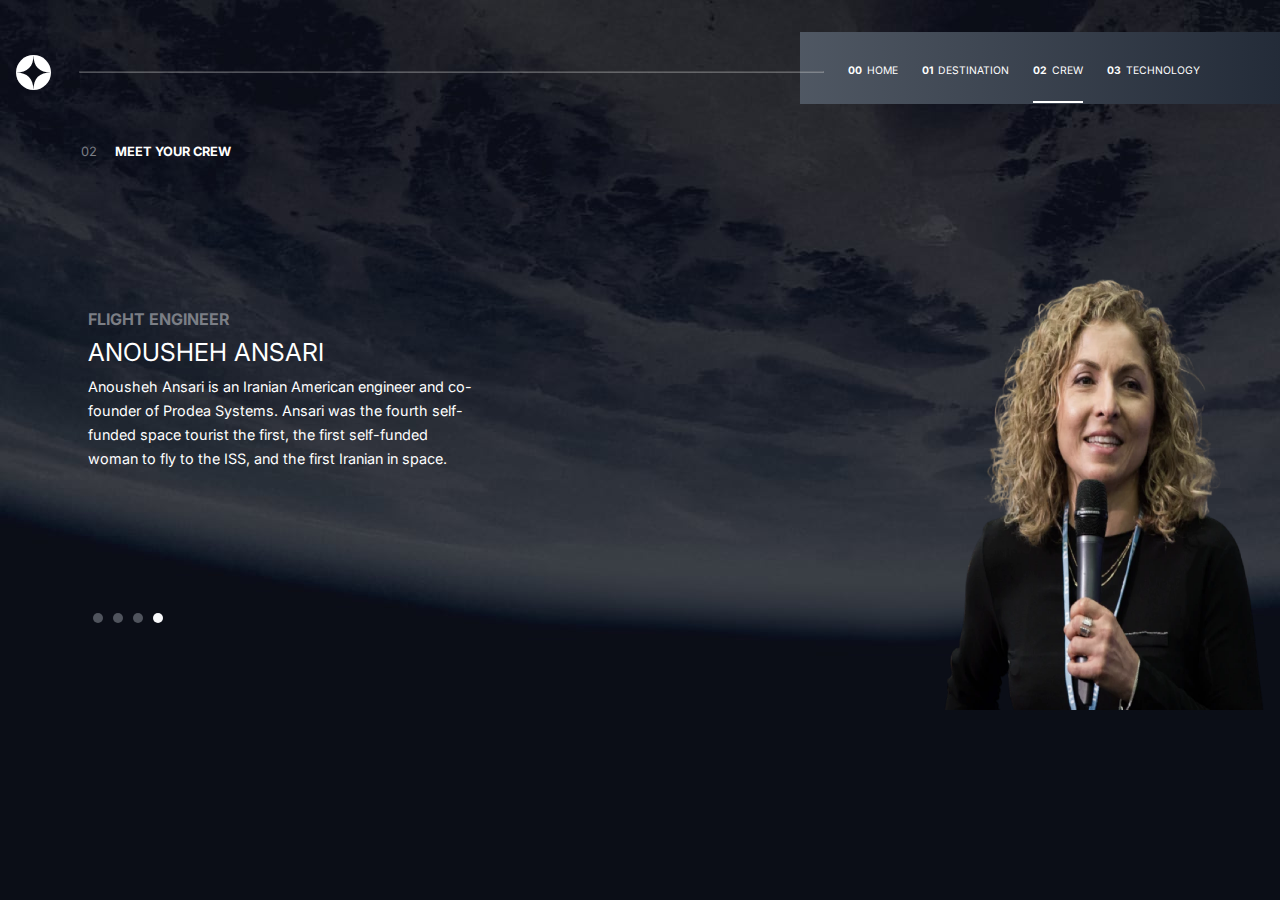
<file: Crew/index.html>
<!DOCTYPE html>
<html lang="en">
  <head>
    <meta charset="UTF-8" />
    <meta http-equiv="X-UA-Compatible" content="IE=edge" />
    <meta
      name="viewport"
      content="width=device-width, initial-scale=1.0"
    />
    <title>Crew</title>
    <link rel="stylesheet" href="/Crew/css/styling.css" />
    <link
      rel="preconnect"
      href="https://fonts.googleapis.com"
    />
    <link
      rel="preconnect"
      href="https://fonts.gstatic.com"
      crossorigin
    />
    <link
      href="https://fonts.googleapis.com/css2?family=Inter:wght@100;200;300;400;500;600;700&display=swap"
      rel="stylesheet"
    />
  </head>
  <body>
    <!-- Header -->
    <header>
      <img
        src="/Images/logo.svg"
        alt="star-like logo"
        class="logo"
        width="35px"
        height="35px"
        class="logo"
      />
      <section class="links-wrapper">
        <hr />
        <nav class="menuToggle">
          <img
            src="/Images/icon-hamburger.svg"
            width="30px"
            alt="open hamburger"
            height="30px"
            class="hamburger"
          />
          <img
            src="/Images/icon-close.svg"
            alt="close hamburger"
            width="30px"
            height="30px"
            class="icon-close"
          />

          <ul>
            <li>
              <a href="/index.html"
                ><span class="sn">00</span> HOME</a
              >
            </li>
            <li>
              <a href="/Inner destination/index.html"
                ><span class="sn">01</span> DESTINATION</a
              >
            </li>
            <li>
              <a href="" class="crew-link"
                ><span class="sn">02</span> CREW</a
              >
            </li>
            <li>
              <a href="/Technology/index.html"
                ><span class="sn">03</span> TECHNOLOGY</a
              >
            </li>
          </ul>
        </nav>
      </section>
    </header>
    <section class="header-text">
      <span class="alt-text-1">02</span
      ><span class="alt-text-2">MEET YOUR CREW</span>
    </section>
    <!-- End of Header -->

    <!-- Main Content -->
    <main>
      <figure>
        <img
          src="/Images/image-anousheh-ansari.png"
          class="crew-image-1"
        />
        <section class="slider">
          <button class="slider-toggle toggle-1"></button
          ><button class="slider-toggle toggle-2"></button>
          <button class="slider-toggle toggle-3"></button
          ><button class="slider-toggle toggle-4"></button>
        </section>
      </figure>
      <article>
        <h4 class="crew-title">FLIGHT ENGINEER</h4>
        <h3 class="crew-name">ANOUSHEH ANSARI</h3>
        <p class="crew-text">
          Anousheh Ansari is an Iranian American engineer
          and co-founder of Prodea Systems. Ansari was the
          fourth self-funded space tourist the first, the
          first self-funded woman to fly to the ISS, and the
          first Iranian in space.
        </p>
      </article>
    </main>
    <!-- ENd of Main Content -->

    <script>
      let hamburger = document.querySelector(".hamburger");
      let iconClose = document.querySelector(".icon-close");

      let menuToggle =
        document.querySelector(".menuToggle");

      menuToggle.addEventListener("click", function () {
        menuToggle.classList.toggle("active");
      });

      document.body.onclick = function (e) {
        if (
          e.target != hamburger &&
          e.target != iconClose
        ) {
          menuToggle.classList.remove("active");
        }
      };

      let images = [
        "/Images/image-douglas-hurley.png",
        "/Images/image-mark-shuttleworth.png",
        "/Images/image-victor-glover.png",
        "/Images/image-anousheh-ansari.png",
      ];

      let toggleButtons = document.querySelectorAll(
        ".slider-toggle"
      );

      let crewImage =
        document.querySelector(".crew-image-1");
      let crewText = document.querySelector(".crew-text");
      let crewTitle = document.querySelector(".crew-title");
      let crewName = document.querySelector(".crew-name");

      toggleButtons.forEach((item) => {
        item.addEventListener("click", function (e) {
          if (e.target.className.endsWith("toggle-1")) {
            crewImage.src = images[0];
            crewImage.style.width = "14rem";
            crewImage.style.height = "16rem";

            crewText.innerHTML =
              "Meet your crew Commander Douglas Hurley Douglas Gerald Hurley is an American engineer, former Marine Corps pilot and former NASA astronaut. He launched into space for the third time as commander of Crew Dragon Demo-2";
            crewTitle.textContent = "COMMANDER";
            crewName.textContent = "DOUGLAS HURLEY GERALD";
            item.style.backgroundColor = "#fff";
            toggleButtons[3].style.backgroundColor =
              "#50545d";

            toggleButtons[1].style.backgroundColor =
              "#50545d";

            toggleButtons[2].style.backgroundColor =
              "#50545d";
          }

          if (e.target.className.endsWith("toggle-2")) {
            crewImage.src = images[1];
            crewImage.style.width = "14rem";
            crewImage.style.height = "16rem";

            crewText.innerHTML =
              "Meet your crew Mission Specialist Mark Shuttleworth Mark Richard Shuttleworth is the founder and CEO of Canonical, the company behind the Linux-based Ubuntu operating system. Shuttleworth became the first South African to travel to space as a space tourist.";
            crewTitle.textContent = "MISSION SPECIALIST";
            crewName.textContent = "MARK SHUTTLEWORTH";
            item.style.backgroundColor = "#fff";
            toggleButtons[3].style.backgroundColor =
              "#50545d";

            toggleButtons[2].style.backgroundColor =
              "#50545d";

            toggleButtons[0].style.backgroundColor =
              "#50545d";
          }
          if (e.target.className.endsWith("toggle-3")) {
            crewImage.src = images[2];
            crewImage.style.width = "14rem";
            crewImage.style.height = "16rem";

            crewText.innerHTML =
              "Meet your crew Pilot Victor Glover Pilot on the first operational flight of the SpaceX Crew Dragon to the International Space Station. Glover is a commander in the U.S. Navy where he pilots an F/A-18. He was a crew member of Expedition 64, and served as a station systems flight engineer.";
            crewTitle.textContent = "CREW PILOT";
            crewName.textContent = "VICTOR GLOVER";
            item.style.backgroundColor = "#fff";

            toggleButtons[3].style.backgroundColor =
              "#50545d";

            toggleButtons[1].style.backgroundColor =
              "#50545d";

            toggleButtons[0].style.backgroundColor =
              "#50545d";
          }
          if (e.target.className.endsWith("toggle-4")) {
            crewImage.src = images[3];
            crewImage.style.width = "14rem";
            crewImage.style.height = "16rem";

            crewText.innerHTML =
              "Anousheh Ansari is an Iranian American engineer and co-founder of Prodea Systems. Ansari was the fourth self-funded space tourist the first, the first self-funded woman to fly to the ISS, and the first Iranian in space.";
            crewTitle.textContent = "FLIGHT ENGINEER";
            crewName.textContent = "ANOUSHEH ANSARI";
            item.style.backgroundColor = "#fff";
            toggleButtons[2].style.backgroundColor =
              "#50545d";

            toggleButtons[1].style.backgroundColor =
              "#50545d";

            toggleButtons[0].style.backgroundColor =
              "#50545d";
          }
        });
      });

      let newImages = [
        "/Images/image-anousheh-ansari.webp",
        "/Images/image-douglas-hurley.webp",
        "/Images/image-mark-shuttleworth.webp",
        "/Images/image-victor-glover.webp",
      ];

      function imgEdit(mediaX) {
        if (mediaX.matches) {
          crewImage.src = newImages[0];

          toggleButtons.forEach((item) => {
            item.addEventListener("click", function (e) {
              if (e.target.className.endsWith("toggle-1")) {
                crewImage.src = newImages[1];
                crewImage.style.width = "20rem";
                crewImage.style.height = "27rem";

                crewText.innerHTML =
                  "Meet your crew Commander Douglas Hurley Douglas Gerald Hurley is an American engineer, former Marine Corps pilot and former NASA astronaut. He launched into space for the third time as commander of Crew Dragon Demo-2";
                crewTitle.textContent = "COMMANDER";
                crewName.textContent =
                  "DOUGLAS HURLEY GERALD";
                item.style.backgroundColor = "#fff";
                toggleButtons[3].style.backgroundColor =
                  "#50545d";

                toggleButtons[1].style.backgroundColor =
                  "#50545d";

                toggleButtons[2].style.backgroundColor =
                  "#50545d";
              }

              if (e.target.className.endsWith("toggle-2")) {
                crewImage.src = newImages[2];
                crewImage.style.width = "20rem";
                crewImage.style.height = "27rem";

                crewText.innerHTML =
                  "Meet your crew Mission Specialist Mark Shuttleworth Mark Richard Shuttleworth is the founder and CEO of Canonical, the company behind the Linux-based Ubuntu operating system. Shuttleworth became the first South African to travel to space as a space tourist.";
                crewTitle.textContent =
                  "MISSION SPECIALIST";
                crewName.textContent = "MARK SHUTTLEWORTH";
                item.style.backgroundColor = "#fff";
                toggleButtons[3].style.backgroundColor =
                  "#50545d";

                toggleButtons[2].style.backgroundColor =
                  "#50545d";

                toggleButtons[0].style.backgroundColor =
                  "#50545d";
              }
              if (e.target.className.endsWith("toggle-3")) {
                crewImage.src = newImages[3];
                crewImage.style.width = "20rem";
                crewImage.style.height = "27rem";

                crewText.innerHTML =
                  "Meet your crew Pilot Victor Glover Pilot on the first operational flight of the SpaceX Crew Dragon to the International Space Station. Glover is a commander in the U.S. Navy where he pilots an F/A-18. He was a crew member of Expedition 64, and served as a station systems flight engineer.";
                crewTitle.textContent = "CREW PILOT";
                crewName.textContent = "VICTOR GLOVER";
                item.style.backgroundColor = "#fff";

                toggleButtons[3].style.backgroundColor =
                  "#50545d";

                toggleButtons[1].style.backgroundColor =
                  "#50545d";

                toggleButtons[0].style.backgroundColor =
                  "#50545d";
              }
              if (e.target.className.endsWith("toggle-4")) {
                crewImage.src = newImages[0];
                crewImage.style.width = "20rem";
                crewImage.style.height = "27rem";

                crewText.innerHTML =
                  "Anousheh Ansari is an Iranian American engineer and co-founder of Prodea Systems. Ansari was the fourth self-funded space tourist the first, the first self-funded woman to fly to the ISS, and the first Iranian in space.";
                crewTitle.textContent = "FLIGHT ENGINEER";
                crewName.textContent = "ANOUSHEH ANSARI";
                item.style.backgroundColor = "#fff";
                toggleButtons[2].style.backgroundColor =
                  "#50545d";

                toggleButtons[1].style.backgroundColor =
                  "#50545d";

                toggleButtons[0].style.backgroundColor =
                  "#50545d";
              }
            });
          });
        }
      }

      let mediaX = window.matchMedia("(min-width:767px)");

      imgEdit(mediaX);
    </script>
  </body>
</html>
</file>
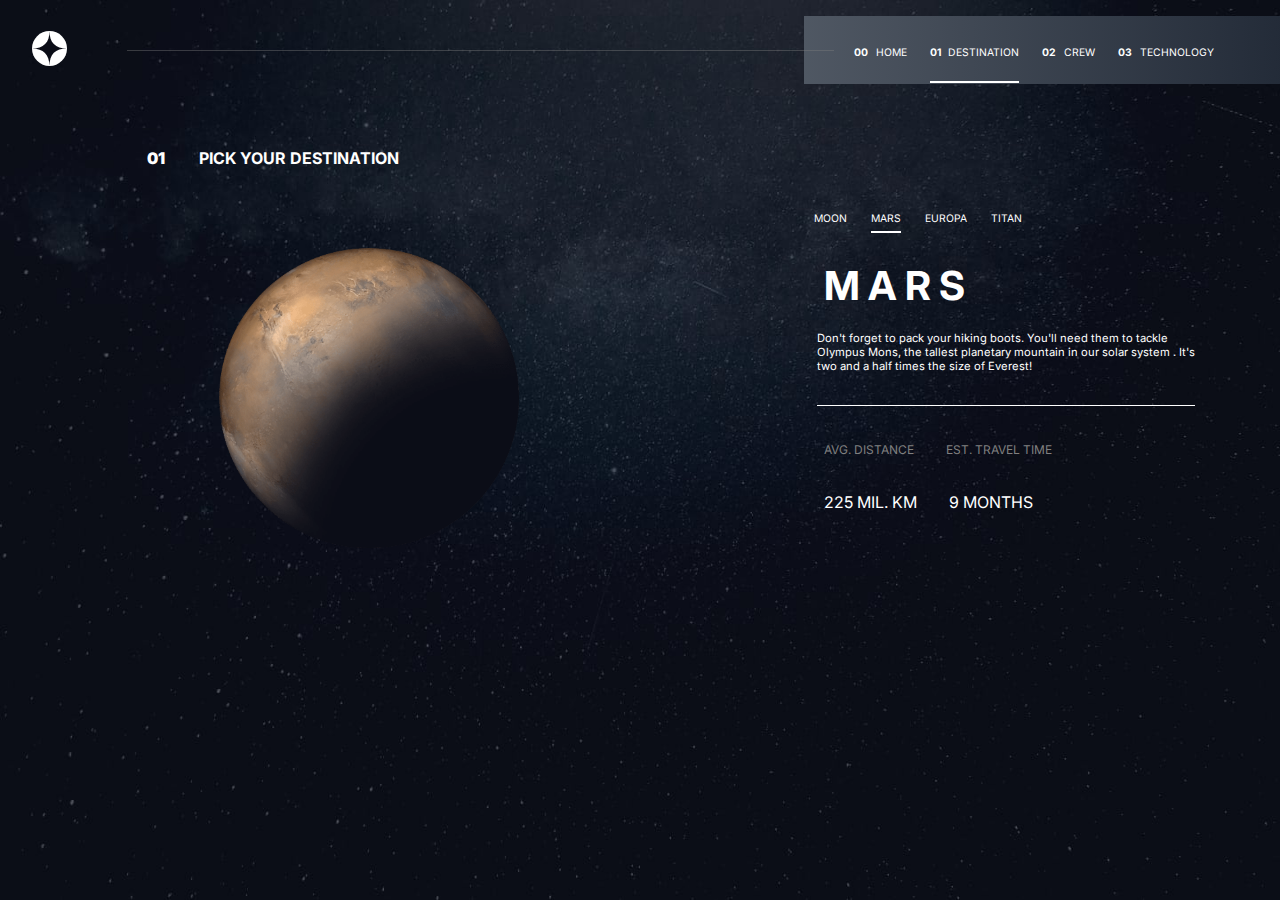
<file: Inner destination/index.html>
<!DOCTYPE html>
<html lang="en">
  <head>
    <meta charset="UTF-8" />
    <meta http-equiv="X-UA-Compatible" content="IE=edge" />
    <meta name="viewport" content="width=device-width, initial-scale=1.0" />
    <title>Destination</title>
    <link rel="stylesheet" href="css/styling.css" />
    <link rel="preconnect" href="https://fonts.googleapis.com" />
    <link rel="preconnect" href="https://fonts.gstatic.com" crossorigin />
    <link
      href="https://fonts.googleapis.com/css2?family=Inter:wght@100;200;300;400;500;600;700&display=swap"
      rel="stylesheet"
    />
    <link rel="preconnect" href="https://fonts.googleapis.com" />
    <link rel="preconnect" href="https://fonts.gstatic.com" crossorigin />
    <link
      href="https://fonts.googleapis.com/css2?family=Cormorant+Garamond:wght@300;400;500;600&family=Inter:wght@100&display=swap"
      rel="stylesheet"
    />
  </head>
  <body>
    <!-- Header and Navigation -->
    <header>
      <figure class="main-logo">
        <img
          src="Images/logo.svg"
          alt="star-like logo"
          width="35px"
          height="35px"
          class="header-logo"
        />
      </figure>
      <section class="hr"></section>
      <section class="navigation">
        <img src="/Images/icon-hamburger.svg" alt="open hamburger menu" width="30px" height="30px" class="hamburger">
        <img src="/Images/icon-close.svg" alt="close hamburger" width="30px" height="30px" class="icon-close">
        <ul>
          <li>
            <a href="/index.html"
              ><span class="navigation-number">00</span> HOME</a
            >
          </li>
          <li>
            <a href="" class="nav-2"
              ><span class="navigation-number">01 </span>DESTINATION</a
            >
          </li>
          <li>
            <a href="/Crew/index.html"><span class="navigation-number">02</span> CREW</a>
          </li>
          <li>
            <a href="/Technology/index.html"><span class="navigation-number">03</span> TECHNOLOGY</a>
          </li>
        </ul>
      </section>
    </header> <!-- End of Header -->
  
   <!-- Main Content -->
    <section class="main">
     <section class="title">
      <h1 class="main-title">
        <span class="title-tag">01</span> PICK YOUR DESTINATION
      </h1>
    </section>
       <main>
      <!--  Destination Image -->
        <figure class="sub-menu-image">
            <img src="/Inner destination/Images/image-mars.png" alt="planet mars" class="mars" width="300px" height="300px">
        </figure>
      
        <!-- Navigation Links and summary -->
        <section class="sub-menu"> 
           
            <nav class="navigation-2">
               <ol>
                  <li><a href="" class="moon">MOON</a></li>
                  <li><a href="" class="navigation-2-link">MARS</a></li>
                  <li><a href="">EUROPA</a></li>
                  <li><a href="" class="titan">TITAN</a></li>
               </ol>
           </nav>
           
           <h3 class="mars-text">MARS</h3>
           <p class="summary-text">Don't forget to pack your hiking boots. You'll need them
            to tackle Olympus Mons, the tallest planetary mountain in 
            our solar system . It's two and a half times the size of 
            Everest!
           </p>
  
          <!-- Aside information -->
           <section class="aside">      
               <p class="aside-text">AVG. DISTANCE</p>
                <p class="aside-text new-aside-text">EST. TRAVEL TIME </p> 

           </section>
           <section class="aside-1"> 
               <p class="aside-1-text">225 MIL. KM</p>
               <p class="aside-1-text new-aside-text">9 MONTHS</p>
           </section>
          
            <!-- Aside information -->
        
      </main>
  
    </section>  


  <!-- End of Main Content -->
     
  
  <!-- JavaScript -->

    <script>
   let links = document.querySelectorAll('.navigation-2 ol li a')
   links[0].onclick = function(){ 
      document.querySelector('.mars-text').innerHTML = "MOON"
      links[1].style.borderBottom = "none";
      links[2].style.borderBottom = "none";
      let img =  document.querySelector('.mars')
      img.src ="/Images/image-moon.png";
    }
    links[1].onclick = function(){ 
      document.querySelector('.mars-text').innerHTML = "MARS"
      links[1].style.borderBottom = "solid 2px white";
      links[2].style.borderBottom = "none";
      let img =  document.querySelector('.mars')
      img.src = "/Inner destination/Images/image-mars.png"
    }
    links[2].onclick = function(){ 
      document.querySelector('.mars-text').innerHTML = "EUROPA"
      links[2].style.borderBottom = "solid 2px white";
      links[1].style.borderBottom = "none"
      let img =  document.querySelector('.mars')
      img.src = "/Images/image-europa.png";
    }
    links[3].onclick = function(){ 
      document.querySelector('.mars-text').innerHTML = "TITAN";
      links[2].style.borderBottom = "none";
      links[1].style.borderBottom = "none";
      let img =  document.querySelector('.mars')
      img.src = "/Images/image-titan.png";

    }
   links.forEach(function(eachItem){ 

    eachItem.addEventListener('click',function(e){ 
      // PreventDefault to prevent redirect
      e.preventDefault();
      links.forEach(function(eachItem){ 
            eachItem.classList.remove('active');

      })
      this.classList.add('active');
      
    })

   })

      let navToggle = document.querySelector('.navigation');

      navToggle.onclick = function(){ 
        navToggle.classList.toggle('active')
      }


      let hamburger = document.querySelector('.hamburger');
      let iconClose = document.querySelector('.icon-close');

      document.onclick = function(e){ 
        if(e.target !== hamburger && e.target !== iconClose){ 
          navToggle.classList.remove('active');
        }
      }

   </script>

   <!-- End of JavaScript -->
  </body>
</html>
</file>
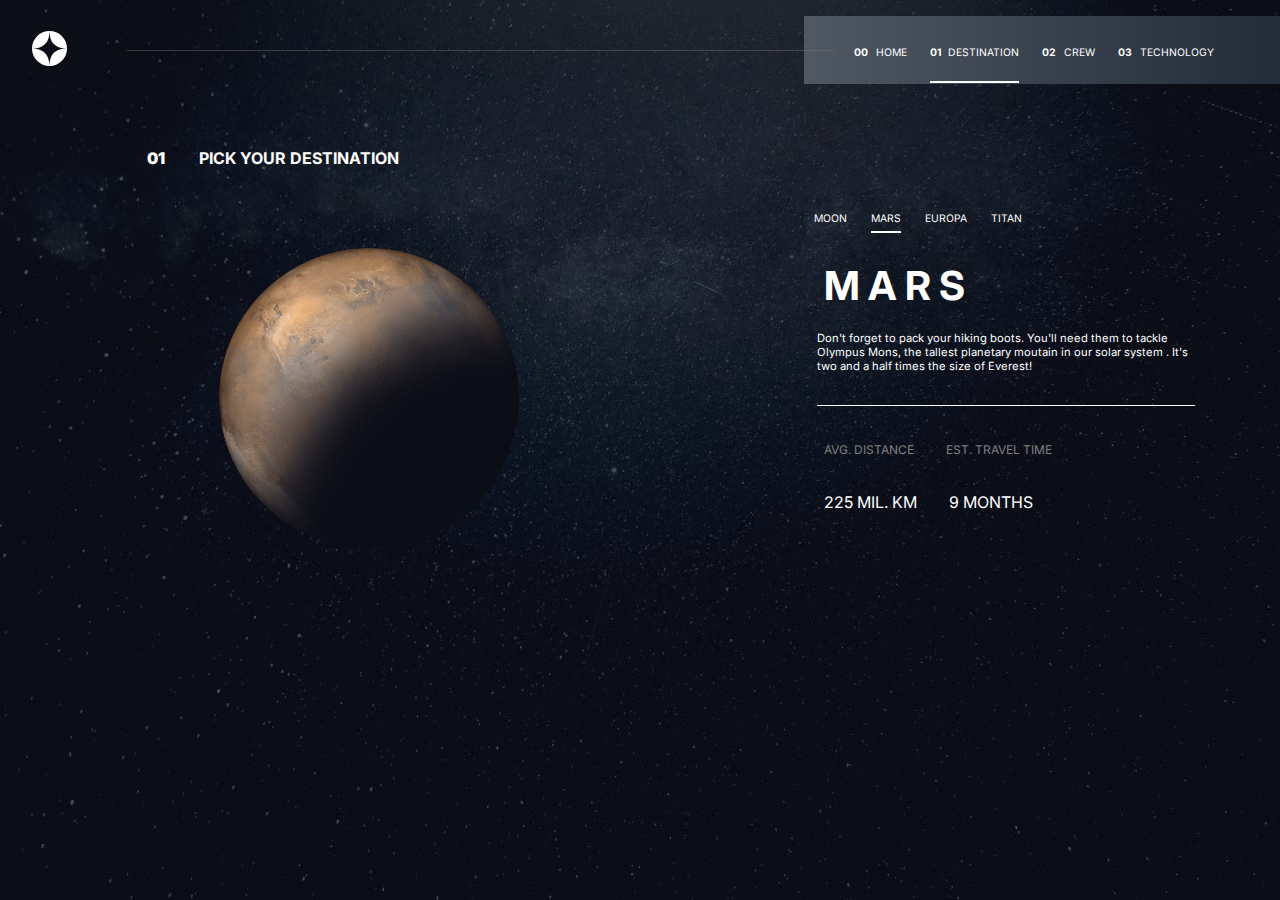
<file: Inner destination/destination.html>
<!DOCTYPE html>
<html lang="en">
  <head>
    <meta charset="UTF-8" />
    <meta http-equiv="X-UA-Compatible" content="IE=edge" />
    <meta name="viewport" content="width=device-width, initial-scale=1.0" />
    <title>Destination</title>
    <link rel="stylesheet" href="css/styling.css" />
    <link rel="preconnect" href="https://fonts.googleapis.com" />
    <link rel="preconnect" href="https://fonts.gstatic.com" crossorigin />
    <link
      href="https://fonts.googleapis.com/css2?family=Inter:wght@100;200;300;400;500;600;700&display=swap"
      rel="stylesheet"
    />
    <link rel="preconnect" href="https://fonts.googleapis.com" />
    <link rel="preconnect" href="https://fonts.gstatic.com" crossorigin />
    <link
      href="https://fonts.googleapis.com/css2?family=Cormorant+Garamond:wght@300;400;500;600&family=Inter:wght@100&display=swap"
      rel="stylesheet"
    />
  </head>
  <body>
    <!-- Header and Navigation -->
    <header>
      <figure class="main-logo">
        <img
          src="Images/logo.svg"
          width="35px"
          height="35px"
          class="header-logo"
        />
      </figure>
      <section class="hr"></section>
      <section class="navigation">
        <img src="/Images/icon-hamburger.svg"  width="30px" height="30px" class="hamburger">
        <img src="/Images/icon-close.svg"  width="30px" height="30px" class="icon-close">
        <ul>
          <li>
            <a href="/index.html"
              ><span class="navigation-number">00</span> HOME</a
            >
          </li>
          <li>
            <a href="" class="nav-2"
              ><span class="navigation-number">01 </span>DESTINATION</a
            >
          </li>
          <li>
            <a href=""><span class="navigation-number">02</span> CREW</a>
          </li>
          <li>
            <a href=""><span class="navigation-number">03</span> TECHNOLOGY</a>
          </li>
        </ul>
      </section>
    </header> <!-- End of Header -->
  
   <!-- Main Content -->
    <section class="main">
     <section class="title">
      <h1 class="main-title">
        <span class="title-tag">01</span> PICK YOUR DESTINATION
      </h1>
    </section>
       <main>
      <!--  Destination Image -->
        <figure class="sub-menu-image">
            <img src="/Inner destination/Images/image-mars.png" class="mars" width="300px" height="300px">
        </figure>
      
        <!-- Navigation Links and summary -->
        <section class="sub-menu"> 
           
            <nav class="navigation-2">
               <ol>
                  <li><a href="" class="moon">MOON</a></li>
                  <li><a href="" class="navigation-2-link">MARS</a></li>
                  <li><a href="">EUROPA</a></li>
                  <li><a href="" class="titan">TITAN</a></li>
               </ol>
           </nav>
           
           <h3 class="mars-text">MARS</h3>
           <p class="summary-text">Don't forget to pack your hiking boots. You'll need them
            to tackle Olympus Mons, the tallest planetary moutain in 
            our solar system . It's two and a half times the size of 
            Everest!
           </p>
  
          <!-- Aside information -->
           <section class="aside">      
               <p class="aside-text">AVG. DISTANCE</p>
                <p class="aside-text new-aside-text">EST. TRAVEL TIME </p> 

           </section>
           <section class="aside-1"> 
               <p class="aside-1-text">225 MIL. KM</p>
               <p class="aside-1-text new-aside-text">9 MONTHS</p>
           </section>
          
            <!-- Aside information -->
        
      </main>
  
    </section>  


  <!-- End of Main Content -->
     
  
  <!-- JavaScript -->

    <script>
   let links = document.querySelectorAll('.navigation-2 ol li a')
   console.log(links)
   links[0].onclick = function(){ 
      // links.style.hover.borderBottom = "solid 2px white"
      document.querySelector('.mars-text').innerHTML = "MOON"
      links[1].style.borderBottom = "none";
      links[2].style.borderBottom = "none";
      let img =  document.querySelector('.mars')
      img.src ="/Images/image-moon.png";
    }
    links[1].onclick = function(){ 
      document.querySelector('.mars-text').innerHTML = "MARS"
      links[1].style.borderBottom = "solid 2px white";
      links[2].style.borderBottom = "none";
      let img =  document.querySelector('.mars')
      img.src = "/Inner destination/Images/image-mars.png"
    }
    links[2].onclick = function(){ 
      document.querySelector('.mars-text').innerHTML = "EUROPA"
      document.querySelector('.mars-text').style.fontSize = "4rem"
      links[2].style.borderBottom = "solid 2px white";
      links[1].style.borderBottom = "none"
      let img =  document.querySelector('.mars')
      img.src = "/Images/image-europa.png";
    }
    links[3].onclick = function(){ 
      document.querySelector('.mars-text').innerHTML = "TITAN";
      document.querySelector('.mars-text').style.fontSize = "4rem";
      links[2].style.borderBottom = "none";
      let img =  document.querySelector('.mars')
      img.src = "/Images/image-titan.png";

    }
   links.forEach(function(eachItem){ 

    eachItem.addEventListener('click',function(e){ 
      // PreventDefault to prevent redirect
      e.preventDefault();
      links.forEach(function(eachItem){ 
            eachItem.classList.remove('active');

      })
      this.classList.add('active');
      
    })

   })

      let navToggle = document.querySelector('.navigation');

      navToggle.onclick = function(){ 
        navToggle.classList.toggle('active')
      }



   </script>

   <!-- End of JavaScript -->
  </body>
</html>
</file>
<file: Crew/css/styling.css>
* {
  margin: 0;
  padding: 0;
  box-sizing: border-box;
  color: #fff;
  font-family: "Inter", sans-serif;
}

body {
  margin: auto;
  padding: 1rem;
  height: 100vh;
  background: url("/Images/background-crew-mobile.jpg") no-repeat;
  background-size: cover;
  background-color: grey;
}

header {
  display: flex;
  justify-content: space-between;
  margin-bottom: 1.5rem;
  padding: 1rem 0;
}

hr {
  display: none;
}

.sn {
  display: none;
}

.menuToggle {
  width: 2.1875rem;
  height: 2.1875rem;
  cursor: pointer;
}

.menuToggle ul {
  display: none;
}

.menuToggle {
  position: relative;
  display: flex;
  justify-content: center;
  align-items: center;
}

.icon-close {
  position: absolute;
  display: none;
}

h5 {
  font-size: 0.9rem;
}

.header-text {
  display: flex;
  justify-content: space-around;
  width: 14rem;
  font-size: 0.8rem;
  margin-bottom: 2.5rem;
  padding-left: 3.5rem;
}

main {
  width: 100%;
  display: flex;
  flex-direction: column;
  justify-content: center;
  align-items: center;
}

figure {
  display: flex;
  flex-direction: column;
  justify-content: center;
  align-items: center;
  width: 100%;
}

.crew-image-1 {
  width: 14rem;
  height: 16rem;
  margin-bottom: 1.5rem;
}

.slider {
  width: 5rem;
  display: flex;
  justify-content: space-between;
  margin-bottom: 1rem;
}

.slider-toggle {
  width: 10px;
  height: 10px;
  border-radius: 50%;
  border: none;
  background-color: #50545d;
  color: #50545d;
}

.slider-toggle:hover {
  cursor: pointer;
}

.toggle-4 {
  background-color: #fafafc;
}

article h4 {
  color: #7b7e85;
  text-align: center;
  margin-bottom: 0.5rem;
}

article h3 {
  text-align: center;
  margin-bottom: 0.5rem;
  font-size: 1.3rem;
  font-weight: 400;
}

article p {
  text-align: center;
  font-size: 0.8rem;
  line-height: 17px;
}

.menuToggle.active .hamburger {
  display: none;
}

.menuToggle.active .icon-close {
  display: block;
  z-index: 1;
}

.menuToggle.active ul {
  display: flex;
  flex-direction: column;
  justify-content: center;
  align-items: center;
  position: fixed;
  top: 0;
  left: 0;
  background: linear-gradient(to right,
      hsla(215, 11%, 35%, 1),
      hsla(217, 23%, 18%, 1));
  width: 100%;
  height: 50%;
  border-bottom-left-radius: 5px;
  border-bottom-right-radius: 5px;
}

.menuToggle.active ul li {
  display: inline-block;
  margin-top: 2rem;
  font-size: 1rem;
}

.menuToggle.active ul li a {
  font-size: 1rem;
  text-decoration: none;
}

.alt-text-2 {
  font-weight: bold;
}

/* Media Queries */

@media screen and (min-width: 575px) {
  body {
    background: url("/Images/background-crew-tablet.jpg") no-repeat;
    background-size: cover;
  }

  .hamburger,
  .icon-close {
    display: none;
  }

  .menuToggle {
    margin-right: -1rem;
    width: 30rem;
    height: 4.5rem;
    background: linear-gradient(to right,
        hsla(215, 11%, 35%, 1),
        hsla(217, 23%, 18%, 1));
    justify-content: unset;
  }

  .menuToggle ul {
    display: flex;
    margin-left: 1.5rem;
    justify-content: space-around;
  }

  .menuToggle ul li {
    list-style-type: none;
    margin-left: 1.5rem;
  }

  .menuToggle ul li a {
    font-size: 0.65rem;
    text-decoration: none;
    width: 4rem;
    padding-bottom: 1.5rem;
    /* border: solid 2px green; */
    outline: none;
    transition: border 0.2s;
    word-spacing: 2px;
  }

  .menuToggle ul li a:hover {
    border-bottom: solid 2px #fff;
  }

  .crew-link {
    border-bottom: solid 2px #fff;
  }

  main,
  figure {
    flex-direction: column-reverse;
  }

  header {
    margin-top: -1rem;
    margin-bottom: 3.5rem;
    height: 4rem;
  }

  .logo {
    align-self: center;
  }

  .sn {
    display: inline;
    font-weight: bold;
  }

  .header-text {
    margin-bottom: 1.5rem;
  }

  .alt-text-1 {
    color: #7b7e85;
  }

  main {
    margin-top: 3rem;
  }

  article h4 {
    margin-bottom: 0.5rem;
  }

  article h3 {
    color: #fff;
  }

  article p {
    padding: 0.5rem 3rem;
    height: 4rem;
    font-size: 0.75rem;
    letter-spacing: normal;
  }

  .crew-image-1 {
    margin-bottom: 0;
  }

  article {
    margin-bottom: 1.5rem;
  }

  figure {
    width: 90%;
    margin-top: 0.5rem;
  }
}

@media screen and (min-width: 634px) {}

@media screen and (min-width: 767px) {
  body {
    background: url("/Images/background-crew-desktop.jpg");
    background-size: cover;
    position: relative;
    margin: auto;
    max-width: 1500px;
  }

  hr {
    display: block;
    flex-grow: 1;
    height: 0.1vh;
    opacity: 0.3;
    align-self: center;
    margin-left: 1.75rem;
    margin-right: -1.5rem;
    z-index: 999;
    background-color: grey;
  }

  .links-wrapper {
    display: flex;
    flex-grow: 1;
  }

  header {
    height: 7rem;
    padding: 1rem 0;
    margin-top: 0;
  }

  main,
  figure {
    flex-direction: row-reverse;
  }

  main {
    position: relative;
    height: 55%;
    justify-content: space-between;
  }

  figure {
    width: 100%;
    justify-content: unset;
  }

  .slider {
    position: absolute;
    left: 0;
    top: 85%;
    margin-left: 4.5rem;
    justify-content: space-around;
  }

  article {
    margin-bottom: 15rem;
  }

  article h3 {
    font-size: 1.55rem;
  }

  article h3,
  article h4 {
    text-align: left;
    margin-left: 4.5rem;
  }

  article p {
    text-align: left;
    padding: 0;
    height: 0;
    margin-left: 4.5rem;
    width: 21rem;
    line-height: 24px;
    font-size: 0.9rem;
  }

  .crew-image-1 {
    margin-top: 5.5rem;
    width: 20rem;
    height: 27rem;
  }

  header {
    margin-bottom: 1rem;
  }
}

@media screen and (min-width: 990px) {
  article {
    margin-bottom: 13rem;
  }

  article p {
    width: 24rem;
  }
}
</file>
<file: Inner destination/css/styling.css>
* {
  margin: 0;
  padding: 0;
  box-sizing: border-box;
  font-family: "Inter", sans-serif;
  outline: none;
}

/* Desktop styling */

body {
  max-width: 1500px;
  position: relative;
  margin: auto;
  background-image: url("../Images/background-destination-desktop.jpg");
  background-color: grey;
  min-height: 100vh;
  background-repeat: no-repeat;
  background-size: 100% 100%;
}

/* Hamburger Menu for Mobile Only */

.navigation .icon-close,
.navigation .hamburger {
  display: none;
}

/* End of Hamburger Menu */

header {
  padding: 1rem 0 2rem 2rem;
  display: flex;
  justify-content: space-between;
  align-items: center;
  position: relative;
}

.header-logo {
  align-self: center;
}

.navigation {
  margin-left: -1.875rem;
}

.nav-2 {
  border-bottom: solid 2px white;
  outline: none;
}

.hr {
  margin-left: 3.75rem;
  z-index: 999;
  height: 0.1vh;
  opacity: 0.4;
  flex-grow: 1;
  background-color: grey;
}

.navigation ul {
  width: 100%;
  background: linear-gradient(to right,
      hsla(215, 11%, 35%, 1),
      hsla(217, 23%, 18%, 1));
  padding: 1.5rem 3.5rem 1.5rem 2.5rem;
}

.navigation ul li {
  display: inline;
  padding: 0.5rem 0.6rem;
}

.navigation ul li a {
  word-spacing: 5px;
  text-decoration: none;
  color: white;
  font-size: 0.65rem;
  padding-bottom: 1.4rem;
}

.navigation ul li a:hover {
  border-bottom: solid 2px white;
}

.navigation-number {
  font-weight: bold;
}

.title {
  position: relative;
  padding: 1rem 0.5rem 2rem 1rem;
  margin-left: 2.1875rem;
}

.main-title {
  color: white;
  font-size: 1rem;
  margin-left: 5rem;
}

.title-tag {
  margin-right: 1.875rem;
  font-weight: bolder;
}

.navigation-2 ol li {
  color: white;
  font-size: 0.7rem;
  font-family: "Inter", sans-serif;
  cursor: pointer;
}

.main {
  margin: 0 auto;
  padding: 1rem;
  overflow: hidden;
}

.new-aside-text {
  margin-left: 2rem;

}

main {
  max-width: 97%;
  display: flex;
  justify-content: space-between;
  padding-right: 2rem;
}

.sub-menu {
  display: flex;
  flex-direction: column;
  margin-top: -1.875rem;
  justify-content: space-evenly;
  align-items: baseline;
}

.navigation-2 {
  align-self: center;
}

.navigation-2-link {
  padding-bottom: 0.4rem;
  border-bottom: solid 2px white;
}

.navigation-2 ol li a.active {
  padding-bottom: 0.4rem;
  border-bottom: solid 2px white;
}

nav ol li {
  display: inline;
  margin: 0 0.625rem;
}

nav ol li a {
  text-decoration: none;
  color: white;
  font-size: 0.65rem;
}

nav ol li a:hover {
  padding-bottom: 0.4rem;
  border-bottom: solid 2px white;
}

h3 {
  color: white;
  margin-bottom: -15px;
  font-size: 2.5rem;
  letter-spacing: 8px;
  font-family: "Inter", monospace;
}

.summary-text {
  width: 23.625rem;
  align-self: center;
  color: white;
  font-family: "Inter", monospace;
  padding-bottom: 2rem;
  border-bottom: solid 1px white;
  border-block-width: 0.2px;
  font-size: 0.7rem;
  margin-left: 10.9375rem;
}

.sub-menu-image {
  padding: 3rem 0 0 5rem;
  flex-grow: 1;
  display: flex;
  align-items: flex-end;
  justify-content: center;
}

.aside-list {
  display: flex;
  justify-content: center;
}

.aside,
.aside-1 {
  max-width: 24rem;
  display: flex;
  justify-content: space-between;
  margin-left: 11.375rem;
}

.aside-text {
  font-family: "Inter", monospace;
  font-size: 0.75rem;
  color: grey;
}

.aside-1-text {
  font-family: "Inter", monospace;
  color: white;
}

/* Media Queries */

@media screen and (max-width: 942px) {
  nav ol li {
    margin-left: 0;
  }

  .aside,
  .aside-1 {
    margin: 0;
  }

  h3 {
    margin-left: 0.4125rem;
    align-self: normal;
  }

  .summary-text {
    align-self: normal;
    margin-left: 0;
  }

  .navigation-2 {
    align-self: normal;
  }
}

@media screen and (max-width: 860px) {
  main {
    padding: 0;
  }

  .hr {
    margin-left: 1.75rem;
  }
}

@media screen and (max-width: 835px) {
  .title {
    margin-left: 0;
  }

  .sub-menu-image {
    padding-left: 0;
    padding-right: 0;
  }
}

/* Tablet View */

@media screen and (max-width: 768px) {
  body {
    background-image: url(/Images/background-destination-tablet.jpg);
    background-size: 100% 100%;
    margin: auto;
    background-repeat: no-repeat;
  }

  .hr {
    display: none;
  }

  header {
    padding: 0 0 1rem 2rem;
  }

  main {
    display: flex;
    flex-direction: column;
    align-items: center;
    max-width: 100%;
    padding: 2rem;
    height: 80vh;
  }

  .sub-menu-image {
    padding: 0;
    height: auto;
    margin-bottom: 3.75rem;
  }

  .title-tag {
    margin-left: 0.5rem;
  }

  .title {
    width: 27rem;
    text-align: center;
  }

  .sub-menu {
    height: 35vh;
    margin-top: 0;
    align-items: center;
  }

  .mars {
    width: 15.625rem;
    height: 15.625rem;
  }

  .aside-text {
    font-size: 1.4rem;
  }

  .aside-1-text {
    display: none;
  }

  .new-aside-text {
    display: none;

  }

  .navigation-2 {
    align-self: center;
  }

  .navigation-2 ol li {
    margin-left: 1rem;
  }

  .navigation-2 ol li a {
    font-size: 0.9rem;
  }

  .navigation ul li a {
    font-size: 0.65rem;
  }

  .summary-text {
    max-width: 20rem;
    font-size: 0.9rem;
    align-self: center;
    line-height: 20px;
  }

  .aside {
    display: none;
  }

  h3 {
    align-self: center;
    margin-top: 1.25rem;
    margin-bottom: 1.25rem;
  }

  .header-logo {
    align-self: flex-end;
  }

  .main-logo {
    align-self: flex-end;
  }

  .navigation ul {
    padding-right: 1.5rem;
  }
}

/*  Mobile View */
@media screen and (max-width: 574px) {
  body {
    background-image: url("/Images/background-destination-mobile.jpg");
    padding: 1rem;
  }

  .navigation ul {
    display: none;
  }

  .navigation .hamburger {
    display: block;
    margin-left: 0;
    opacity: 0.9;
    cursor: pointer;
  }

  .navigation .hamburger:hover {
    opacity: 0.4;
    cursor: pointer;
  }

  .navigation.active .icon-close {
    display: block;
    cursor: pointer;
    opacity: 0.8;
    z-index: 2;
  }

  .navigation.active ul {
    display: flex;
    flex-direction: column;
    justify-content: center;
    align-items: center;
    position: fixed;
    width: 100%;
    height: 50%;
    left: 0;
    top: 0;
    z-index: 1;
    border-radius: 10px;
  }

  .navigation.active .navigation-number {
    display: none;
  }

  .navigation.active .nav-2 {
    border-bottom: none;
  }

  .navigation.active ul li a {
    display: inline-block;
    padding-bottom: 0;
    margin-top: 0.65rem;
  }

  header {
    padding: 1rem 0;
  }

  .navigation {
    width: 2rem;
    height: 2rem;
    position: relative;
    display: flex;
    justify-content: center;
    align-items: center;
  }

  .navigation .icon-close {
    position: absolute;
  }

  main {
    height: auto;
    padding: 1rem;
  }

  .title {
    padding: 0 0.5rem 0 1rem;
    text-align: left;
  }

  .sub-menu-image {
    margin-bottom: 2rem;
  }

  .summary-text {
    width: auto;
    max-width: 28rem;
    text-align: center;
    padding-bottom: 2rem;
    font-size: 0.7rem;
  }

  .aside {
    display: block;
    padding: 1rem;
  }

  .aside-text {
    font-size: 0.9rem;
  }

  .aside-1-text {
    display: block;
    font-size: 1.5rem;
  }

  .new-aside-text {
    display: none;
  }

  .navigation ul li {
    display: block;
    text-align: center;
    margin-top: 1.5rem;
    padding: 0;
  }

  .navigation ul li a {
    font-size: 1rem;
  }

  .navigation ul li a:hover {
    border-bottom: none;
  }

  .main-title {
    font-size: 0.8rem;
    margin-left: 0;
  }

  .mars {
    width: 13.625rem;
    height: 13.625rem;
    margin-bottom: 1rem;
  }

  .navigation-2 ol li a {
    font-size: 0.65rem;
  }

  h3 {
    margin-bottom: 0.3rem;
    font-size: 4rem;
  }
}

@media screen and (max-width: 462px) {
  .sub-menu-image {
    margin-bottom: 3rem;
  }

  .main-title {
    font-size: 0.65rem;
  }

  .aside-1-text {
    font-size: 1.3rem;
  }

  .summary-text {
    padding-bottom: 1rem;
  }

  h3 {
    font-size: 3.5rem;
  }

  .mars {
    width: 12.625rem;
    height: 12.625rem;
    margin-bottom: 0;
  }
}

@media screen and (max-width: 400px) {
  .navigation-2 ol li a {
    font-size: 0.7rem;
  }

  h3 {
    font-size: 3rem;
  }

  .summary-text {
    padding-bottom: 1rem;
  }
}

@media screen and (max-width: 360px) {
  .navigation-2 ol li a {
    font-size: 0.6rem;
  }

  .aside {
    padding: 1rem 0 0.5rem 0;
  }
}

@media screen and (max-width: 348px) {
  .navigation-2 ol li {
    margin-left: 0.5rem;
  }
}

@media screen and (max-width: 340px) {
  .navigation-2 ol li a {
    font-size: 0.5rem;
  }
}

@media screen and (max-width: 300px) {
  body {
    padding: 1.2rem;
  }

  .title {
    padding: 0 0.2rem 0 0.4rem;
  }

  .main {
    padding: 0;
  }

  main {
    padding: 0.4rem;
  }
}
</file>
